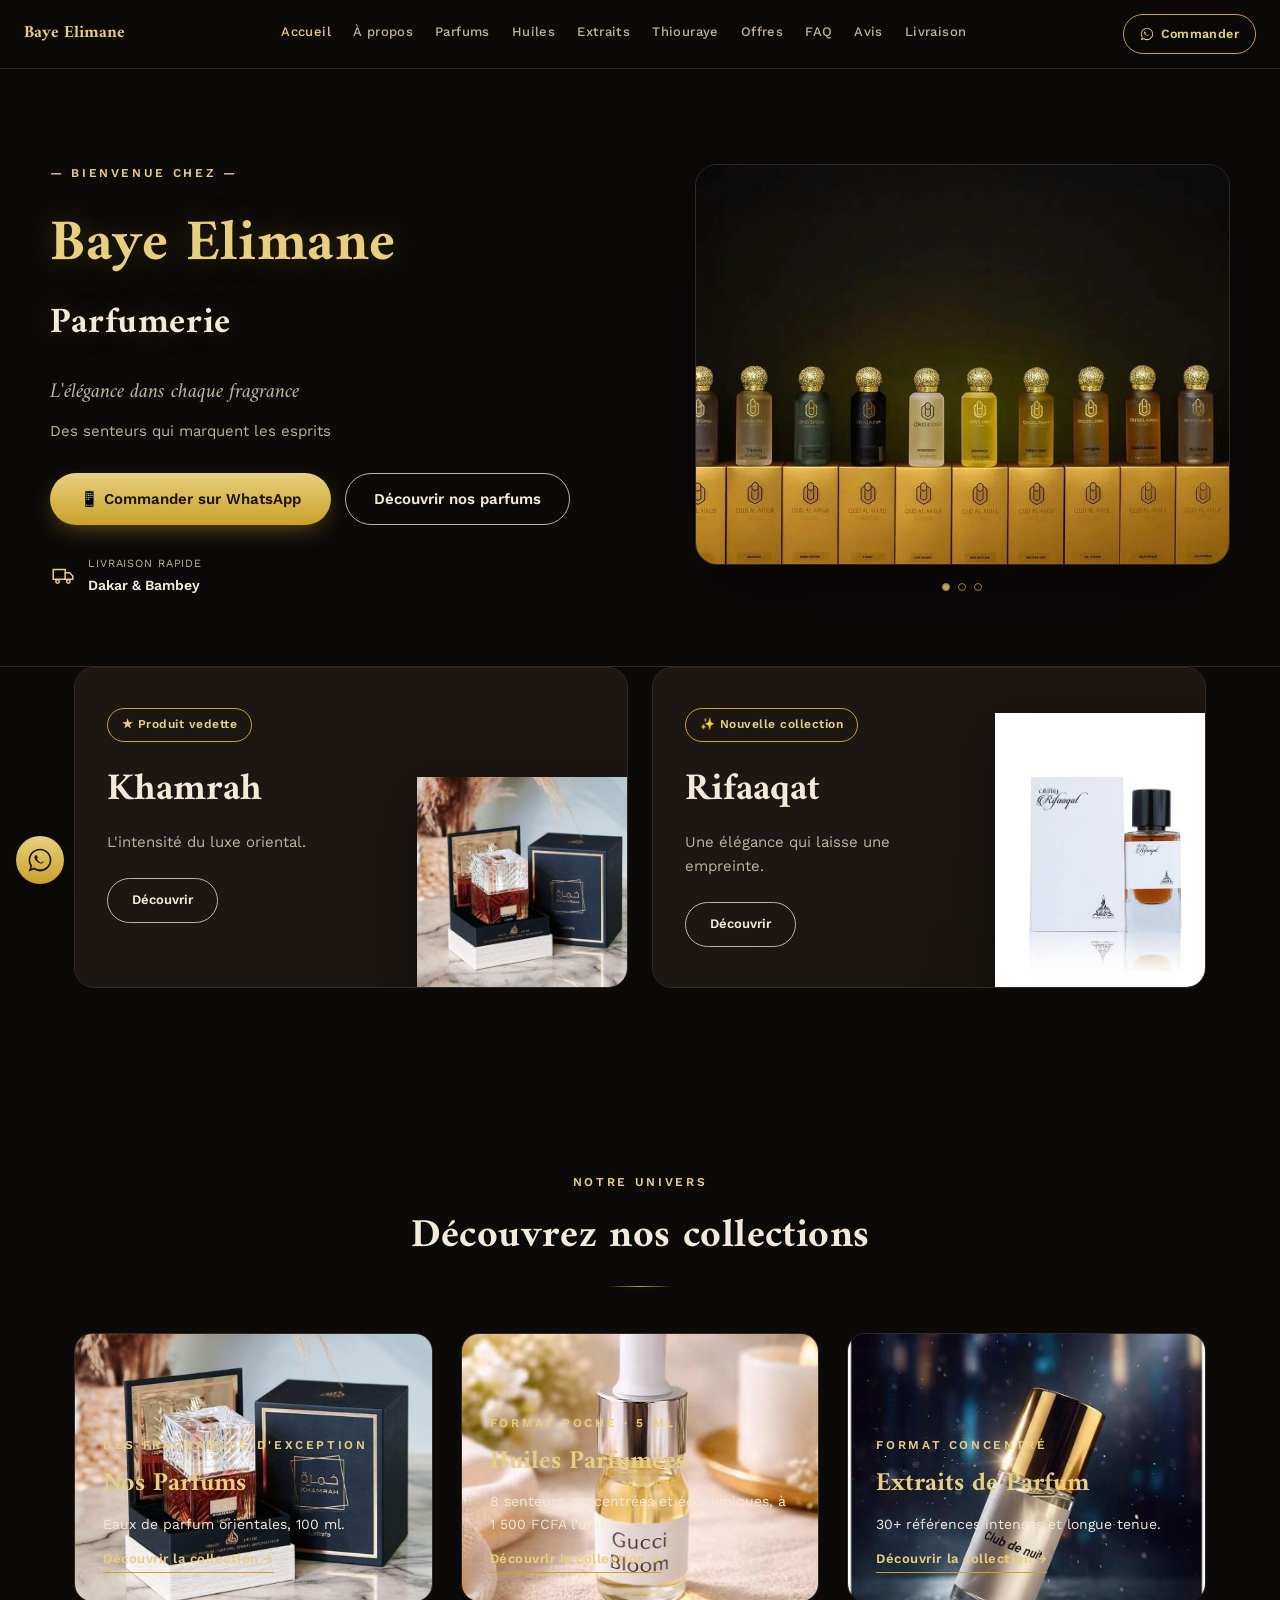
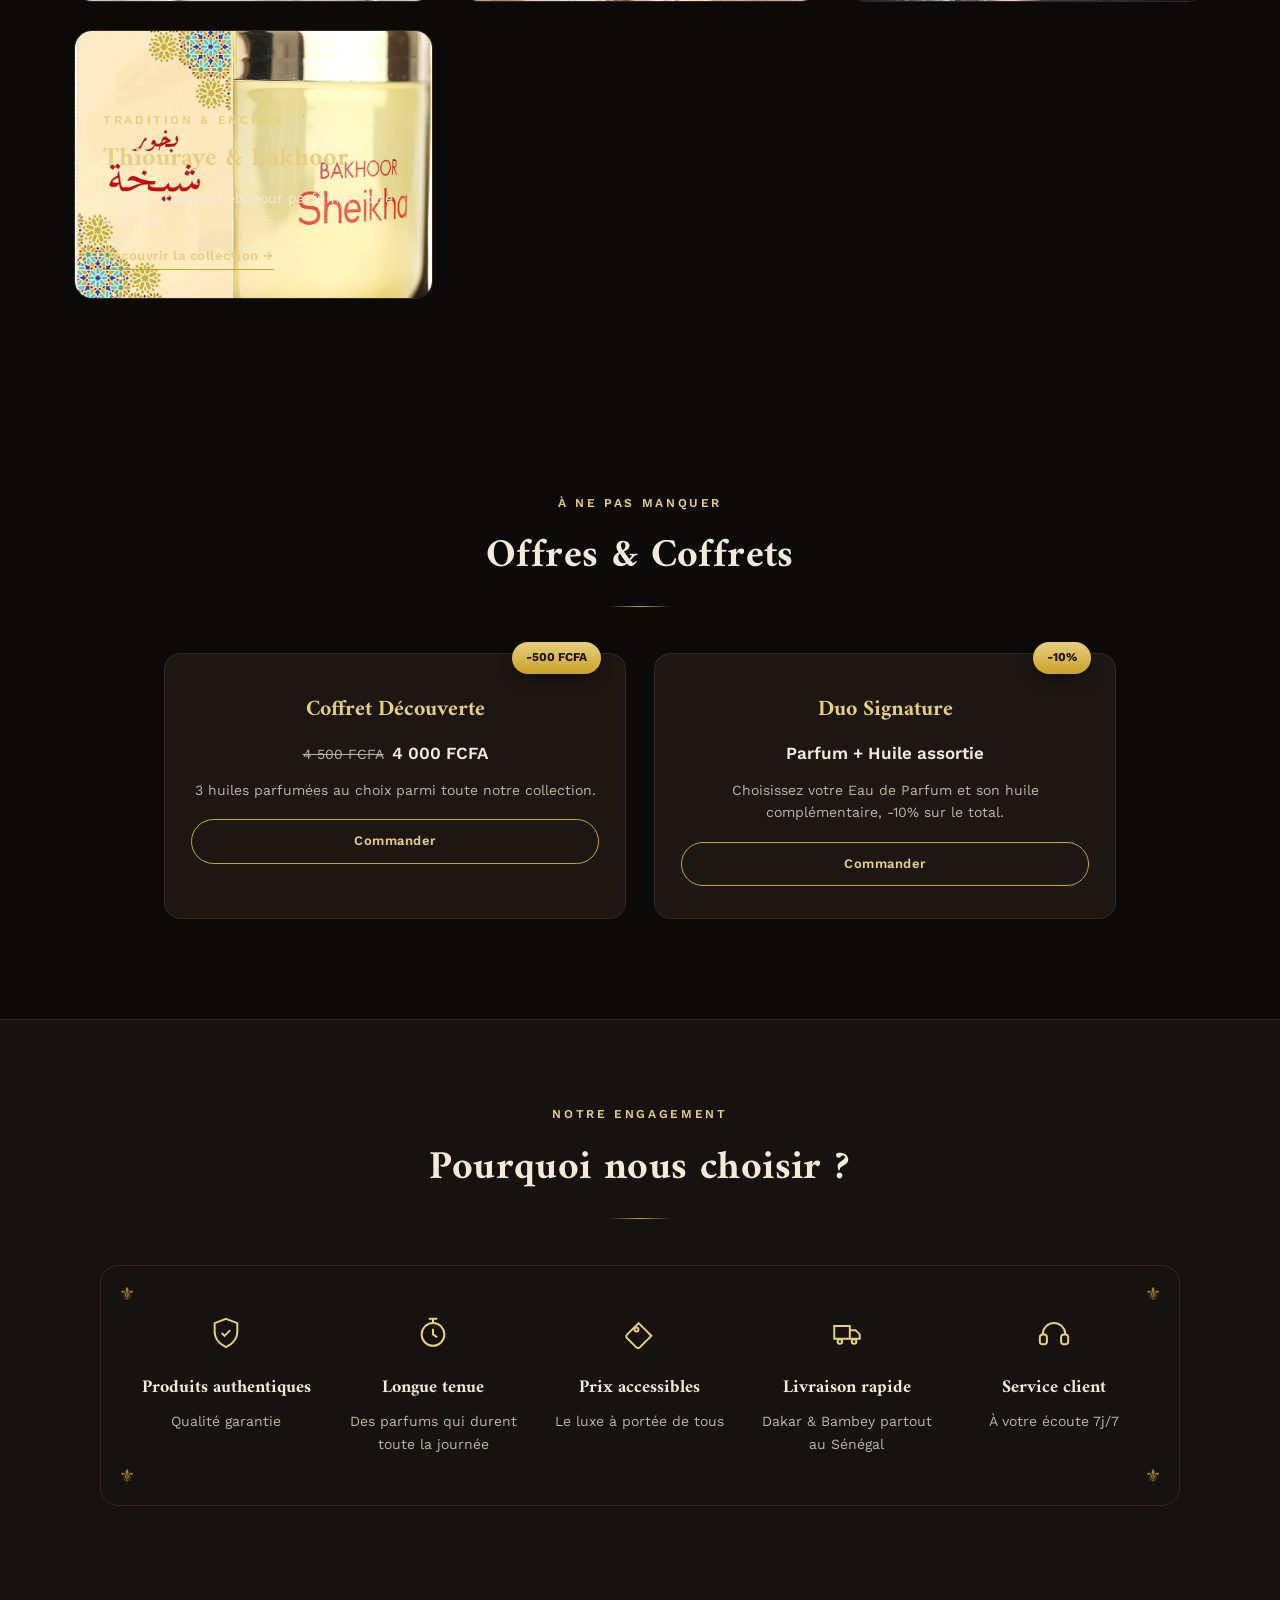
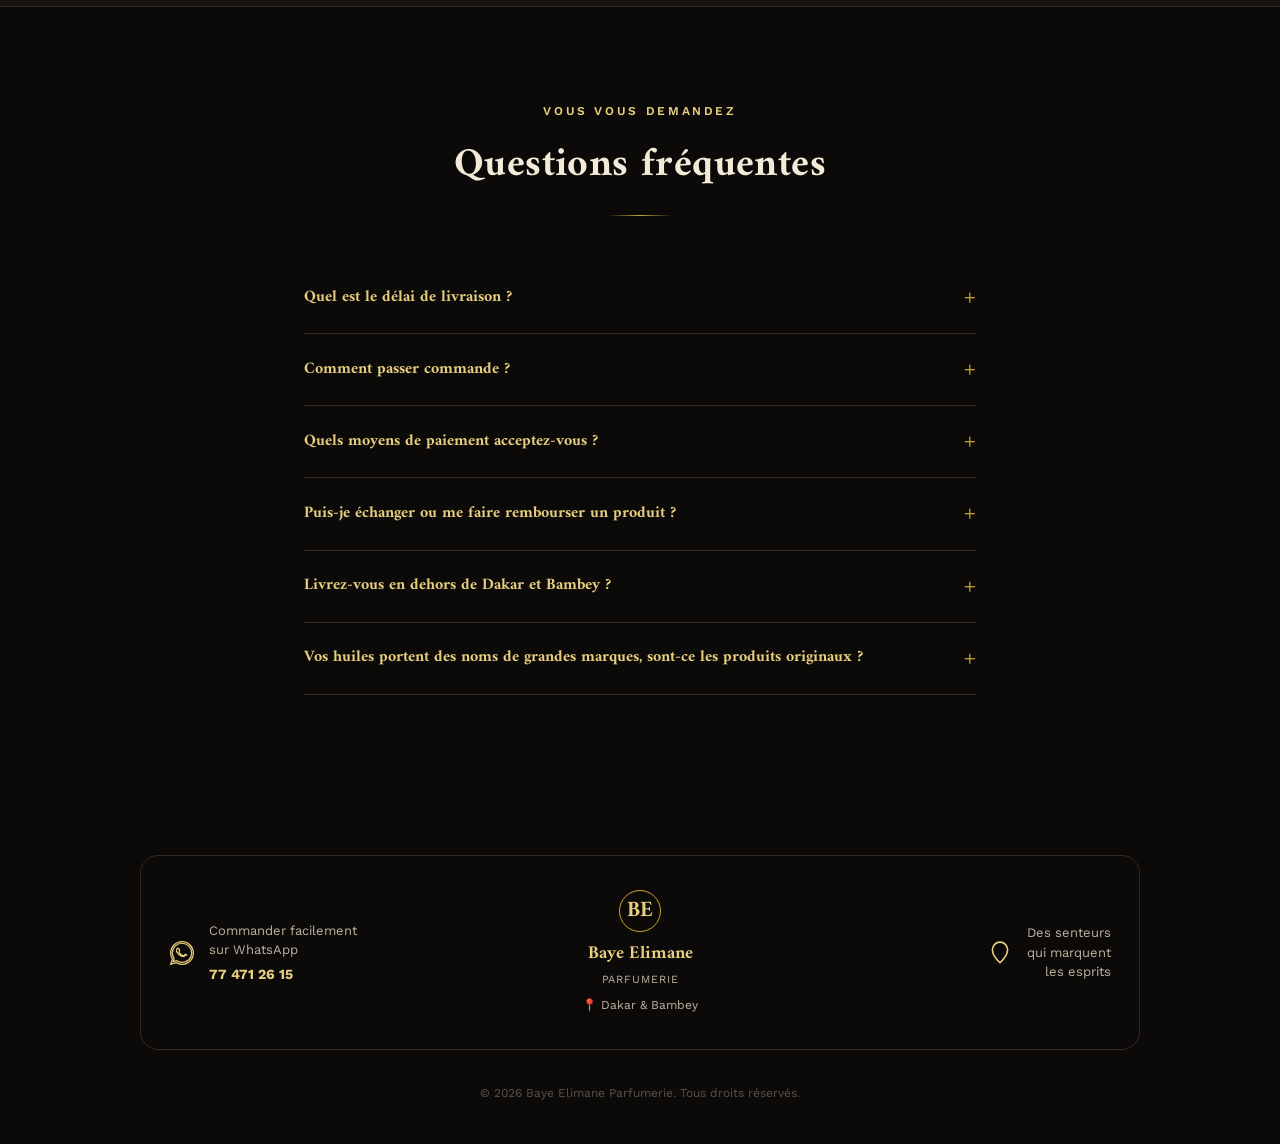
<file: index.html>
<!DOCTYPE html>
<html lang="fr">
<head>
<meta charset="UTF-8">
<meta name="viewport" content="width=device-width, initial-scale=1.0">
<title>Baye Elimane Parfumerie — L'élégance dans chaque fragrance</title>
<meta name="description" content="Parfums orientaux et oud de luxe à Dakar & Bambey. Commandez sur WhatsApp.">

<link rel="preconnect" href="https://fonts.googleapis.com">
<link rel="preconnect" href="https://fonts.gstatic.com" crossorigin>
<link href="https://fonts.googleapis.com/css2?family=Amiri:ital,wght@0,400;0,700;1,400&family=Work+Sans:wght@300;400;500;600;700&display=swap" rel="stylesheet">
<link rel="stylesheet" href="style.css">

<script type="application/ld+json">
{
  "@context": "https://schema.org",
  "@type": "LocalBusiness",
  "name": "Baye Elimane Parfumerie",
  "image": "https://bayeelimaneparfumerie.github.io/baye-elimane-parfumerie/images/khamrah.jpg",
  "description": "Maison de parfums orientaux et huiles parfumées à Dakar & Bambey, Sénégal.",
  "url": "https://bayeelimaneparfumerie.github.io/baye-elimane-parfumerie/index.html",
  "telephone": "+221774712615",
  "priceRange": "1 500 - 25 000 XOF",
  "address": [
    { "@type": "PostalAddress", "addressLocality": "Dakar", "addressCountry": "SN" },
    { "@type": "PostalAddress", "addressLocality": "Bambey", "addressCountry": "SN" }
  ]
}
</script>

<link rel="canonical" href="https://bayeelimaneparfumerie.github.io/baye-elimane-parfumerie/index.html">
<link rel="icon" type="image/svg+xml" href="favicon.svg">

<meta property="og:type" content="website">
<meta property="og:title" content="Baye Elimane Parfumerie — L'élégance dans chaque fragrance">
<meta property="og:description" content="Parfums orientaux et oud de luxe à Dakar & Bambey. Commandez sur WhatsApp.">
<meta property="og:image" content="https://bayeelimaneparfumerie.github.io/baye-elimane-parfumerie/images/khamrah.jpg">
<meta property="og:url" content="https://bayeelimaneparfumerie.github.io/baye-elimane-parfumerie/index.html">
<meta property="og:locale" content="fr_SN">
<meta property="og:site_name" content="Baye Elimane Parfumerie">

<meta name="twitter:card" content="summary_large_image">
<meta name="twitter:title" content="Baye Elimane Parfumerie — L'élégance dans chaque fragrance">
<meta name="twitter:description" content="Parfums orientaux et oud de luxe à Dakar & Bambey. Commandez sur WhatsApp.">
<meta name="twitter:image" content="https://bayeelimaneparfumerie.github.io/baye-elimane-parfumerie/images/khamrah.jpg">


</head>

<body>

<nav class="navbar">
  <a class="nav-logo" href="index.html">Baye Elimane</a>
  <div class="nav-links">
    <a class="nav-link is-active" href="index.html">Accueil</a>
    <a class="nav-link" href="apropos.html">À propos</a>
    <a class="nav-link" href="parfums.html">Parfums</a>
    <a class="nav-link" href="huiles.html">Huiles</a>
    <a class="nav-link" href="extraits.html">Extraits</a>
    <a class="nav-link" href="thiouraye.html">Thiouraye</a>
    <a class="nav-link" href="index.html#offres">Offres</a>
    <a class="nav-link" href="index.html#faq">FAQ</a>
    <a class="nav-link" href="index.html#avis">Avis</a>
    <a class="nav-link" href="index.html#livraison">Livraison</a>
  </div>
  <a class="nav-cta" href="https://wa.me/221774712615">
    <svg viewBox="0 0 32 32"><path d="M16 2C8.3 2 2 8.3 2 16c0 2.8.8 5.4 2.2 7.6L2 30l6.6-2.2C10.7 29.2 13.3 30 16 30c7.7 0 14-6.3 14-14S23.7 2 16 2zm0 25.5c-2.4 0-4.6-.7-6.5-1.9l-.5-.3-3.9 1.3 1.3-3.8-.3-.5C4.7 20.4 4 18.3 4 16 4 9.4 9.4 4 16 4s12 5.4 12 12-5.4 11.5-12 11.5zm6.6-8.6c-.4-.2-2.1-1-2.4-1.2-.3-.1-.6-.2-.8.2-.2.3-.9 1.2-1.2 1.4-.2.2-.4.3-.8.1-.4-.2-1.6-.6-3-1.9-1.1-1-1.9-2.2-2.1-2.6-.2-.4 0-.6.2-.8l.5-.6c.2-.2.2-.4.1-.6-.1-.2-.7-1.7-1-2.3-.2-.5-.5-.4-.7-.4h-.6c-.2 0-.5.1-.7.4-.2.3-.9 1-.9 2.3 0 1.3 1 2.6 1.1 2.8.1.2 1.8 2.8 4.5 3.9 2.7 1.1 2.7.7 3.2.7.5 0 1.6-.6 1.8-1.2.2-.6.2-1.1.1-1.2-.1-.1-.3-.2-.5-.3z"/></svg>
    Commander
  </a>
  <button class="hamburger" id="hamburger" aria-label="Menu">
    <span></span><span></span><span></span>
  </button>
</nav>

<div class="mobile-menu" id="mobileMenu">
  <a href="index.html">Accueil</a>
  <a href="apropos.html">À propos</a>
  <a href="parfums.html">Parfums</a>
  <a href="huiles.html">Huiles</a>
  <a href="extraits.html">Extraits</a>
  <a href="thiouraye.html">Thiouraye</a>
  <a href="index.html#offres">Offres</a>
  <a href="index.html#faq">FAQ</a>
  <a href="index.html#avis">Avis</a>
  <a href="index.html#livraison">Livraison</a>
  <a href="https://wa.me/221774712615">📱 Commander sur WhatsApp</a>
</div>

<header class="hero">

  <div class="hero-grid">

    <div class="hero-content">
      <span class="eyebrow">— Bienvenue chez —</span>
      <h1 class="logo">Baye Elimane<span>Parfumerie</span></h1>
      <p class="slogan">L'élégance dans chaque fragrance</p>
      <p class="hero-sub">Des senteurs qui marquent les esprits</p>

      <div class="hero-buttons">
        <a class="btn-cta" href="https://wa.me/221774712615">📱 Commander sur WhatsApp</a>
        <a class="btn-outline" href="parfums.html">Découvrir nos parfums</a>
      </div>

      <div class="hero-delivery">
        <svg viewBox="0 0 24 24"><path d="M3 7h11v9H3V7zM14 10h4l3 3v3h-7v-6z"/><circle cx="7" cy="18" r="1.6"/><circle cx="17" cy="18" r="1.6"/></svg>
        <div>
          <span class="hero-delivery-label">Livraison rapide</span>
          <span class="hero-delivery-sub">Dakar & Bambey</span>
        </div>
      </div>
    </div>

    <div class="hero-visual">
      <div class="hero-slider" id="heroSlider">
        <img loading="lazy" src="images/oud-al-malik.jpeg" alt="Oud Al Malik" class="hero-slide is-active">
        <img loading="lazy" src="images/khamrah.jpg" alt="Khamrah" class="hero-slide">
        <img loading="lazy" src="images/badee-al-oud.jpg" alt="Badee Al Oud" class="hero-slide">
      </div>
      <div class="hero-dots" id="heroDots">
        <button class="hero-dot is-active" data-i="0" aria-label="Image 1"></button>
        <button class="hero-dot" data-i="1" aria-label="Image 2"></button>
        <button class="hero-dot" data-i="2" aria-label="Image 3"></button>
      </div>
    </div>

  </div>

  <span class="dust" style="width:4px;height:4px;left:20%;bottom:10%;animation-delay:0s;"></span>
  <span class="dust" style="width:3px;height:3px;left:35%;bottom:5%;animation-delay:1.5s;"></span>
  <span class="dust" style="width:5px;height:5px;left:55%;bottom:15%;animation-delay:3s;"></span>
  <span class="dust" style="width:3px;height:3px;left:70%;bottom:8%;animation-delay:4.5s;"></span>
  <span class="dust" style="width:4px;height:4px;left:85%;bottom:12%;animation-delay:2s;"></span>

</header>

<section class="featured reveal">
  <div class="featured-grid">

    <div class="featured-card">
      <span class="featured-badge">★ Produit vedette</span>
      <h3>Khamrah</h3>
      <p class="featured-text">L'intensité du luxe oriental.</p>
      <a class="btn-outline" href="parfums.html">Découvrir</a>
      <img loading="lazy" class="featured-img" src="images/khamrah.jpg" alt="Khamrah">
    </div>

    <div class="featured-card alt">
      <span class="featured-badge">✨ Nouvelle collection</span>
      <h3>Rifaaqat</h3>
      <p class="featured-text">Une élégance qui laisse une empreinte.</p>
      <a class="btn-outline" href="parfums.html">Découvrir</a>
      <img loading="lazy" class="featured-img" src="images/rifaaqat.jpg" alt="Rifaaqat">
    </div>

  </div>
</section>

<section class="categories reveal">

  <div class="section-head">
    <span class="eyebrow">Notre univers</span>
    <h2 class="section-title">Découvrez nos collections</h2>
    <div class="divider"></div>
  </div>

  <div class="tiles">

    <a class="tile" href="parfums.html">
      <img class="tile-bg" src="images/khamrah.jpg" alt="">
      <div class="tile-overlay">
        <span class="eyebrow">Des fragrances d'exception</span>
        <h3>Nos Parfums</h3>
        <p>Eaux de parfum orientales, 100 ml.</p>
        <span class="tile-link">Découvrir la collection →</span>
      </div>
    </a>

    <a class="tile" href="huiles.html">
      <img class="tile-bg" src="images/gucci-bloom.jpeg" alt="">
      <div class="tile-overlay">
        <span class="eyebrow">Format poche · 5 ml</span>
        <h3>Huiles Parfumées</h3>
        <p>8 senteurs concentrées et économiques, à 1 500 FCFA l'unité.</p>
        <span class="tile-link">Découvrir la collection →</span>
      </div>
    </a>

    <a class="tile" href="extraits.html">
      <img class="tile-bg" src="images/extrait1.jpeg" alt="">
      <div class="tile-overlay">
        <span class="eyebrow">Format concentré</span>
        <h3>Extraits de Parfum</h3>
        <p>30+ références intenses et longue tenue.</p>
        <span class="tile-link">Découvrir la collection →</span>
      </div>
    </a>

    <a class="tile" href="thiouraye.html">
      <img class="tile-bg" src="images/bakhoor-sheikha.jpg" alt="">
      <div class="tile-overlay">
        <span class="eyebrow">Tradition & encens</span>
        <h3>Thiouraye & Bakhoor</h3>
        <p>Encens traditionnels pour parfumer votre intérieur.</p>
        <span class="tile-link">Découvrir la collection →</span>
      </div>
    </a>

  </div>

</section>

<section class="offers reveal" id="offres">

  <div class="section-head">
    <span class="eyebrow">À ne pas manquer</span>
    <h2 class="section-title">Offres & Coffrets</h2>
    <div class="divider"></div>
  </div>

  <div class="offers-grid">

    <div class="offer-card">
      <div class="offer-badge">-500 FCFA</div>
      <h3>Coffret Découverte</h3>
      <div class="offer-price"><span class="old-price">4 500 FCFA</span>4 000 FCFA</div>
      <p>3 huiles parfumées au choix parmi toute notre collection.</p>
      <a class="order" href="https://wa.me/221774712615">Commander</a>
    </div>

    <div class="offer-card">
      <div class="offer-badge">-10%</div>
      <h3>Duo Signature</h3>
      <div class="offer-price">Parfum + Huile assortie</div>
      <p>Choisissez votre Eau de Parfum et son huile complémentaire, -10% sur le total.</p>
      <a class="order" href="https://wa.me/221774712615">Commander</a>
    </div>

  </div>

</section>

<section class="why reveal">

  <div class="section-head">
    <span class="eyebrow">Notre engagement</span>
    <h2 class="section-title">Pourquoi nous choisir ?</h2>
    <div class="divider"></div>
  </div>

  <div class="why-box">
    <span class="why-corner tl">⚜</span>
    <span class="why-corner tr">⚜</span>
    <span class="why-corner bl">⚜</span>
    <span class="why-corner br">⚜</span>

    <div class="features features-5">

      <div class="feature">
        <svg viewBox="0 0 24 24"><path d="M12 2l8 3v6c0 5-3.5 9-8 11-4.5-2-8-6-8-11V5l8-3z"/><path d="M9 12l2 2 4-4"/></svg>
        <h4>Produits authentiques</h4>
        <p>Qualité garantie</p>
      </div>

      <div class="feature">
        <svg viewBox="0 0 24 24"><circle cx="12" cy="13" r="8"/><path d="M12 9v4l3 2"/><path d="M9 2h6M12 2v3"/></svg>
        <h4>Longue tenue</h4>
        <p>Des parfums qui durent toute la journée</p>
      </div>

      <div class="feature">
        <svg viewBox="0 0 24 24"><path d="M3 13l8-8 9 9-8 8a2 2 0 0 1-2.8 0l-6.2-6.2A2 2 0 0 1 3 13z"/><circle cx="9.5" cy="9.5" r="1.4"/></svg>
        <h4>Prix accessibles</h4>
        <p>Le luxe à portée de tous</p>
      </div>

      <div class="feature">
        <svg viewBox="0 0 24 24"><path d="M3 7h11v9H3V7zM14 10h4l3 3v3h-7v-6z"/><circle cx="7" cy="18" r="1.6"/><circle cx="17" cy="18" r="1.6"/></svg>
        <h4>Livraison rapide</h4>
        <p>Dakar & Bambey partout au Sénégal</p>
      </div>

      <div class="feature">
        <svg viewBox="0 0 24 24"><path d="M4 13a8 8 0 0 1 16 0"/><rect x="2" y="13" width="5" height="7" rx="2"/><rect x="17" y="13" width="5" height="7" rx="2"/></svg>
        <h4>Service client</h4>
        <p>À votre écoute 7j/7</p>
      </div>

    </div>
  </div>

</section>



    


<section class="faq reveal" id="faq">

  <div class="section-head">
    <span class="eyebrow">Vous vous demandez</span>
    <h2 class="section-title">Questions fréquentes</h2>
    <div class="divider"></div>
  </div>

  <details class="faq-item">
    <summary>Quel est le délai de livraison ?</summary>
    <p>À Dakar, comptez 24 à 48h après confirmation de votre commande. À Bambey, sous quelques jours selon le transport disponible.</p>
  </details>

  <details class="faq-item">
    <summary>Comment passer commande ?</summary>
    <p>Choisissez votre parfum ou huile sur le site, cliquez sur "Commander", et finalisez directement avec nous sur WhatsApp.</p>
  </details>

  <details class="faq-item">
    <summary>Quels moyens de paiement acceptez-vous ?</summary>
    <p>Paiement à la livraison (cash), Wave ou Orange Money, selon votre préférence.</p>
  </details>

  <details class="faq-item">
    <summary>Puis-je échanger ou me faire rembourser un produit ?</summary>
    <p>Pour des raisons d'hygiène, les parfums et huiles ouverts ne peuvent pas être repris. En cas de produit défectueux ou d'erreur de notre part, contactez-nous sous 48h sur WhatsApp.</p>
  </details>

  <details class="faq-item">
    <summary>Livrez-vous en dehors de Dakar et Bambey ?</summary>
    <p>Pour le moment, nous livrons principalement à Dakar et Bambey. Pour une autre zone, contactez-nous sur WhatsApp — une solution peut parfois être trouvée.</p>
  </details>

  <details class="faq-item">
    <summary>Vos huiles portent des noms de grandes marques, sont-ce les produits originaux ?</summary>
    <p>Non. Nos huiles sont des interprétations inspirées de ces fragrances connues, proposées à un prix accessible. Elles ne proviennent pas de ces maisons et n'y sont pas affiliées.</p>
  </details>

</section>

<footer id="livraison">

  <div class="footer-band">

    <div class="footer-col">
      <svg class="footer-icon" viewBox="0 0 32 32"><path d="M16 2C8.3 2 2 8.3 2 16c0 2.8.8 5.4 2.2 7.6L2 30l6.6-2.2C10.7 29.2 13.3 30 16 30c7.7 0 14-6.3 14-14S23.7 2 16 2zm0 25.5c-2.4 0-4.6-.7-6.5-1.9l-.5-.3-3.9 1.3 1.3-3.8-.3-.5C4.7 20.4 4 18.3 4 16 4 9.4 9.4 4 16 4s12 5.4 12 12-5.4 11.5-12 11.5zm6.6-8.6c-.4-.2-2.1-1-2.4-1.2-.3-.1-.6-.2-.8.2-.2.3-.9 1.2-1.2 1.4-.2.2-.4.3-.8.1-.4-.2-1.6-.6-3-1.9-1.1-1-1.9-2.2-2.1-2.6-.2-.4 0-.6.2-.8l.5-.6c.2-.2.2-.4.1-.6-.1-.2-.7-1.7-1-2.3-.2-.5-.5-.4-.7-.4h-.6c-.2 0-.5.1-.7.4-.2.3-.9 1-.9 2.3 0 1.3 1 2.6 1.1 2.8.1.2 1.8 2.8 4.5 3.9 2.7 1.1 2.7.7 3.2.7.5 0 1.6-.6 1.8-1.2.2-.6.2-1.1.1-1.2-.1-.1-.3-.2-.5-.3z"/></svg>
      <div class="footer-col-text">
        <span>Commander facilement</span>
        <span>sur WhatsApp</span>
        <a class="footer-phone" href="https://wa.me/221774712615">77 471 26 15</a>
      </div>
    </div>

    <div class="footer-logo-block">
      <span class="footer-logo-be">BE</span>
      <span class="footer-logo">Baye Elimane</span>
      <span class="footer-logo-sub">Parfumerie</span>
      <span class="footer-logo-loc">📍 Dakar & Bambey</span>
    </div>

    <div class="footer-col">
      <svg class="footer-icon" viewBox="0 0 24 24"><path d="M12 21s7-6.5 7-12a7 7 0 0 0-14 0c0 5.5 7 12 7 12z"/></svg>
      <div class="footer-col-text">
        <span>Des senteurs</span>
        <span>qui marquent</span>
        <span>les esprits</span>
      </div>
    </div>

  </div>

  <p class="copyright">© 2026 Baye Elimane Parfumerie. Tous droits réservés.</p>

</footer>

<a class="float-wa" href="https://wa.me/221774712615" aria-label="Commander sur WhatsApp">
  <svg viewBox="0 0 32 32"><path d="M16 2C8.3 2 2 8.3 2 16c0 2.8.8 5.4 2.2 7.6L2 30l6.6-2.2C10.7 29.2 13.3 30 16 30c7.7 0 14-6.3 14-14S23.7 2 16 2zm0 25.5c-2.4 0-4.6-.7-6.5-1.9l-.5-.3-3.9 1.3 1.3-3.8-.3-.5C4.7 20.4 4 18.3 4 16 4 9.4 9.4 4 16 4s12 5.4 12 12-5.4 11.5-12 11.5zm6.6-8.6c-.4-.2-2.1-1-2.4-1.2-.3-.1-.6-.2-.8.2-.2.3-.9 1.2-1.2 1.4-.2.2-.4.3-.8.1-.4-.2-1.6-.6-3-1.9-1.1-1-1.9-2.2-2.1-2.6-.2-.4 0-.6.2-.8l.5-.6c.2-.2.2-.4.1-.6-.1-.2-.7-1.7-1-2.3-.2-.5-.5-.4-.7-.4h-.6c-.2 0-.5.1-.7.4-.2.3-.9 1-.9 2.3 0 1.3 1 2.6 1.1 2.8.1.2 1.8 2.8 4.5 3.9 2.7 1.1 2.7.7 3.2.7.5 0 1.6-.6 1.8-1.2.2-.6.2-1.1.1-1.2-.1-.1-.3-.2-.5-.3z"/></svg>
</a>

<script>
const btn = document.getElementById('hamburger');
const menu = document.getElementById('mobileMenu');
btn.addEventListener('click', () => {
  btn.classList.toggle('open');
  menu.classList.toggle('open');
});
menu.querySelectorAll('a').forEach(a => {
  a.addEventListener('click', () => {
    btn.classList.remove('open');
    menu.classList.remove('open');
  });
});

const revealObserver = new IntersectionObserver((entries) => {
  entries.forEach(entry => {
    if (entry.isIntersecting) {
      entry.target.classList.add('visible');
      revealObserver.unobserve(entry.target);
    }
  });
}, { threshold: 0.15 });
document.querySelectorAll('.reveal').forEach(el => revealObserver.observe(el));

// --- Hero slider ---
(function () {
  const slides = document.querySelectorAll('#heroSlider .hero-slide');
  const dots = document.querySelectorAll('#heroDots .hero-dot');
  if (!slides.length) return;
  let i = 0;
  let timer;

  function show(n) {
    slides.forEach(s => s.classList.remove('is-active'));
    dots.forEach(d => d.classList.remove('is-active'));
    slides[n].classList.add('is-active');
    dots[n].classList.add('is-active');
    i = n;
  }

  function next() {
    show((i + 1) % slides.length);
  }

  function restart() {
    clearInterval(timer);
    timer = setInterval(next, 2500);
  }

  dots.forEach(d => {
    d.addEventListener('click', () => {
      show(parseInt(d.dataset.i, 10));
      restart();
    });
  });

  restart();
})();
</script>
</body>
</html>
</file>
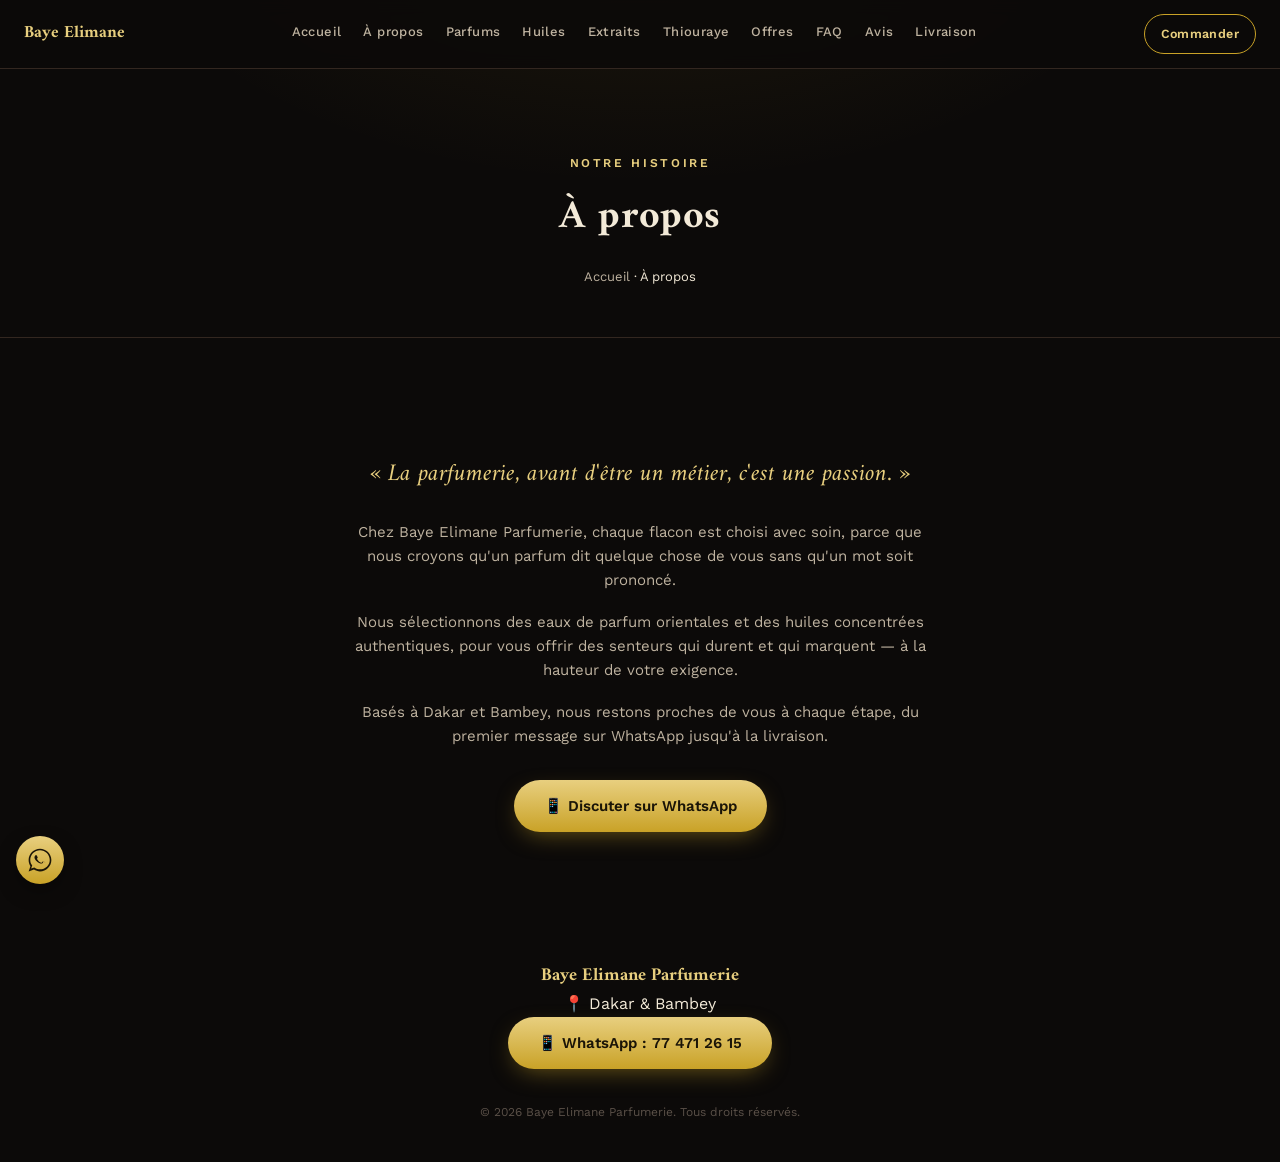
<file: apropos.html>
<!DOCTYPE html>
<html lang="fr">
<head>
<meta charset="UTF-8">
<meta name="viewport" content="width=device-width, initial-scale=1.0">
<title>À propos — Baye Elimane Parfumerie</title>
<meta name="description" content="Découvrez l'histoire et la passion derrière Baye Elimane Parfumerie, à Dakar & Bambey.">

<link rel="preconnect" href="https://fonts.googleapis.com">
<link rel="preconnect" href="https://fonts.gstatic.com" crossorigin>
<link href="https://fonts.googleapis.com/css2?family=Amiri:ital,wght@0,400;0,700;1,400&family=Work+Sans:wght@300;400;500;600;700&display=swap" rel="stylesheet">
<link rel="stylesheet" href="style.css">

<link rel="canonical" href="https://bayeelimaneparfumerie.github.io/baye-elimane-parfumerie/apropos.html">
<link rel="icon" type="image/svg+xml" href="favicon.svg">

<meta property="og:type" content="website">
<meta property="og:title" content="À propos — Baye Elimane Parfumerie">
<meta property="og:description" content="Découvrez l'histoire et la passion derrière Baye Elimane Parfumerie, à Dakar & Bambey.">
<meta property="og:image" content="https://bayeelimaneparfumerie.github.io/baye-elimane-parfumerie/images/khamrah.jpg">
<meta property="og:url" content="https://bayeelimaneparfumerie.github.io/baye-elimane-parfumerie/apropos.html">
<meta property="og:locale" content="fr_SN">
<meta property="og:site_name" content="Baye Elimane Parfumerie">

<meta name="twitter:card" content="summary_large_image">
<meta name="twitter:title" content="À propos — Baye Elimane Parfumerie">
<meta name="twitter:description" content="Découvrez l'histoire et la passion derrière Baye Elimane Parfumerie, à Dakar & Bambey.">
<meta name="twitter:image" content="https://bayeelimaneparfumerie.github.io/baye-elimane-parfumerie/images/khamrah.jpg">


</head>

<body>

<nav class="navbar">
  <a class="nav-logo" href="index.html">Baye Elimane</a>
  <div class="nav-links">
    <a class="nav-link" href="index.html">Accueil</a>
    <a class="nav-link" href="apropos.html">À propos</a>
    <a class="nav-link" href="parfums.html">Parfums</a>
    <a class="nav-link" href="huiles.html">Huiles</a>
    <a class="nav-link" href="extraits.html">Extraits</a>
    <a class="nav-link" href="thiouraye.html">Thiouraye</a>
    <a class="nav-link" href="index.html#offres">Offres</a>
    <a class="nav-link" href="index.html#faq">FAQ</a>
    <a class="nav-link" href="index.html#avis">Avis</a>
    <a class="nav-link" href="index.html#livraison">Livraison</a>
  </div>
  <a class="nav-cta" href="https://wa.me/221774712615">Commander</a>
  <button class="hamburger" id="hamburger" aria-label="Menu">
    <span></span><span></span><span></span>
  </button>
</nav>

<div class="mobile-menu" id="mobileMenu">
  <a href="index.html">Accueil</a>
  <a href="apropos.html">À propos</a>
  <a href="parfums.html">Parfums</a>
  <a href="huiles.html">Huiles</a>
  <a href="extraits.html">Extraits</a>
  <a href="thiouraye.html">Thiouraye</a>
  <a href="index.html#offres">Offres</a>
  <a href="index.html#faq">FAQ</a>
  <a href="index.html#avis">Avis</a>
  <a href="index.html#livraison">Livraison</a>
  <a href="https://wa.me/221774712615">📱 Commander sur WhatsApp</a>
</div>

<div class="page-banner">
  <span class="eyebrow">Notre histoire</span>
  <h1 class="section-title">À propos</h1>
  <div class="breadcrumb"><a href="index.html">Accueil</a> · À propos</div>
</div>

<section class="story">

  <blockquote>« La parfumerie, avant d'être un métier, c'est une passion. »</blockquote>

  <p>Chez Baye Elimane Parfumerie, chaque flacon est choisi avec soin, parce que nous croyons qu'un parfum dit quelque chose de vous sans qu'un mot soit prononcé.</p>

  <p>Nous sélectionnons des eaux de parfum orientales et des huiles concentrées authentiques, pour vous offrir des senteurs qui durent et qui marquent — à la hauteur de votre exigence.</p>

  <p>Basés à Dakar et Bambey, nous restons proches de vous à chaque étape, du premier message sur WhatsApp jusqu'à la livraison.</p>

  <a class="btn-cta story-cta" href="https://wa.me/221774712615">📱 Discuter sur WhatsApp</a>

</section>

<footer>
  <div class="footer-logo">Baye Elimane Parfumerie</div>
  <p>📍 Dakar & Bambey</p>
  <a class="btn-cta" href="https://wa.me/221774712615">📱 WhatsApp : 77 471 26 15</a>
  <p class="copyright">© 2026 Baye Elimane Parfumerie. Tous droits réservés.</p>
</footer>

<a class="float-wa" href="https://wa.me/221774712615" aria-label="Commander sur WhatsApp">
  <svg viewBox="0 0 32 32"><path d="M16 2C8.3 2 2 8.3 2 16c0 2.8.8 5.4 2.2 7.6L2 30l6.6-2.2C10.7 29.2 13.3 30 16 30c7.7 0 14-6.3 14-14S23.7 2 16 2zm0 25.5c-2.4 0-4.6-.7-6.5-1.9l-.5-.3-3.9 1.3 1.3-3.8-.3-.5C4.7 20.4 4 18.3 4 16 4 9.4 9.4 4 16 4s12 5.4 12 12-5.4 11.5-12 11.5zm6.6-8.6c-.4-.2-2.1-1-2.4-1.2-.3-.1-.6-.2-.8.2-.2.3-.9 1.2-1.2 1.4-.2.2-.4.3-.8.1-.4-.2-1.6-.6-3-1.9-1.1-1-1.9-2.2-2.1-2.6-.2-.4 0-.6.2-.8l.5-.6c.2-.2.2-.4.1-.6-.1-.2-.7-1.7-1-2.3-.2-.5-.5-.4-.7-.4h-.6c-.2 0-.5.1-.7.4-.2.3-.9 1-.9 2.3 0 1.3 1 2.6 1.1 2.8.1.2 1.8 2.8 4.5 3.9 2.7 1.1 2.7.7 3.2.7.5 0 1.6-.6 1.8-1.2.2-.6.2-1.1.1-1.2-.1-.1-.3-.2-.5-.3z"/></svg>
</a>

<script>
const btn = document.getElementById('hamburger');
const menu = document.getElementById('mobileMenu');
btn.addEventListener('click', () => {
  btn.classList.toggle('open');
  menu.classList.toggle('open');
});
menu.querySelectorAll('a').forEach(a => {
  a.addEventListener('click', () => {
    btn.classList.remove('open');
    menu.classList.remove('open');
  });
});
</script>
</body>
</html>
</file>
<file: style.css>
:root{
    --ink:#0c0a09;
    --ink-soft:#161210;
    --card:#1d1713;
    --card-border:#332720;
    --gold:#c9a227;
    --gold-light:#e8cf7f;
    --amber:#a8601a;
    --cream:#f3ead8;
    --cream-dim:#bfb3a0;

    --display: 'Amiri', serif;
    --body: 'Work Sans', sans-serif;
  }

  *{
    margin:0;
    padding:0;
    box-sizing:border-box;
  }

  html{
    scroll-behavior:smooth;
  }

  #parfums, #huiles, #avis, #livraison, #offres, #faq{
    scroll-margin-top:72px;
  }

  body{
    font-family:var(--body);
    background:
      radial-gradient(ellipse 900px 500px at 50% -10%, rgba(201,162,39,0.10), transparent 60%),
      var(--ink);
    color:var(--cream);
    line-height:1.6;
    overflow-x:hidden;
  }

  a{
    color:inherit;
  }

  img{
    display:block;
    max-width:100%;
  }

  :focus-visible{
    outline:2px solid var(--gold-light);
    outline-offset:3px;
  }

  /* ---------- favoris ---------- */

  .fav-btn{
    position:absolute;
    top:10px;
    right:10px;
    z-index:2;
    width:32px;
    height:32px;
    border-radius:50%;
    border:none;
    background:rgba(12,10,9,0.55);
    backdrop-filter:blur(2px);
    color:#fff;
    font-size:17px;
    line-height:32px;
    text-align:center;
    cursor:pointer;
    transition:color .2s ease, transform .2s ease;
  }

  .fav-btn:hover{
    transform:scale(1.1);
  }

  .fav-btn.active{
    color:var(--gold-light);
  }

  .card{
    cursor:pointer;
  }

  /* ---------- fiche produit (modal) ---------- */

  .modal-overlay{
    display:none;
    position:fixed;
    inset:0;
    z-index:200;
    background:rgba(8,6,5,0.8);
    align-items:center;
    justify-content:center;
    padding:24px;
  }

  .modal-overlay.open{
    display:flex;
  }

  .modal-box{
    position:relative;
    background:var(--card);
    border:1px solid var(--card-border);
    border-radius:20px;
    max-width:420px;
    width:100%;
    max-height:88vh;
    overflow-y:auto;
    padding:26px;
    text-align:center;
  }

  .modal-box img{
    width:100%;
    aspect-ratio:4/5;
    object-fit:cover;
    border-radius:14px;
  }

  .modal-box h3{
    font-family:var(--display);
    font-weight:700;
    font-size:23px;
    color:var(--gold-light);
    margin-top:20px;
  }

  .modal-box .price{
    margin-top:8px;
    font-size:19px;
    font-weight:700;
    color:var(--gold-light);
  }

  .modal-box .badges{
    margin-top:10px;
  }

  .modal-box .desc{
    font-family:var(--display);
    font-style:italic;
    font-size:15px;
    color:var(--cream);
    margin-top:14px;
  }

  .modal-box .btn-cta{
    margin-top:22px;
  }

  .modal-close{
    position:absolute;
    top:14px;
    right:14px;
    background:rgba(0,0,0,0.3);
    border:none;
    color:var(--cream);
    width:30px;
    height:30px;
    border-radius:50%;
    font-size:16px;
    cursor:pointer;
    z-index:1;
  }

  /* ---------- scroll reveal ---------- */

  .reveal{
    opacity:0;
    transform:translateY(26px);
    transition:opacity .8s ease, transform .8s ease;
  }

  .reveal.visible{
    opacity:1;
    transform:none;
  }

  @media (prefers-reduced-motion: reduce){
    .reveal{
      opacity:1;
      transform:none;
      transition:none;
    }
  }

  /* ---------- stats band ---------- */

  .stats-band{
    display:grid;
    grid-template-columns:repeat(auto-fit,minmax(140px,1fr));
    max-width:900px;
    margin:0 auto;
    padding:40px 24px;
    text-align:center;
    border-bottom:1px solid var(--card-border);
  }

  .stat-num{
    font-family:var(--display);
    font-weight:700;
    font-size:clamp(26px,3.4vw,34px);
    color:var(--gold-light);
  }

  .stat-label{
    margin-top:6px;
    font-size:12px;
    letter-spacing:0.06em;
    text-transform:uppercase;
    color:var(--cream-dim);
  }

  /* ---------- gold dust particles ---------- */

  .dust{
    position:absolute;
    border-radius:50%;
    background:var(--gold-light);
    opacity:0;
    animation:dust-float 8s ease-in infinite;
  }

  @keyframes dust-float{
    0%{ opacity:0; transform:translateY(0) scale(0.8); }
    15%{ opacity:0.8; }
    80%{ opacity:0.4; }
    100%{ opacity:0; transform:translateY(-220px) scale(1.1); }
  }

  .scroll-cue{
    position:relative;
    z-index:1;
    margin-top:46px;
    display:flex;
    flex-direction:column;
    align-items:center;
    gap:6px;
    color:var(--cream-dim);
    font-size:11px;
    letter-spacing:0.1em;
    text-transform:uppercase;
    animation:bob 2.4s ease-in-out infinite;
  }

  @keyframes bob{
    0%,100%{ transform:translateY(0); }
    50%{ transform:translateY(6px); }
  }

  @media (prefers-reduced-motion: reduce){
    .dust{ animation:none; opacity:0; }
    .scroll-cue{ animation:none; }
  }

  /* ---------- closing CTA banner ---------- */

  .closing-cta{
    text-align:center;
    padding:90px 24px;
    background:radial-gradient(ellipse 700px 300px at 50% 0%, rgba(201,162,39,0.12), transparent 70%), var(--ink-soft);
    border-top:1px solid var(--card-border);
  }

  .closing-cta h2{
    font-family:var(--display);
    font-weight:700;
    font-size:clamp(24px,3.6vw,32px);
    color:var(--cream);
  }

  .closing-cta p{
    margin-top:12px;
    color:var(--cream-dim);
    font-size:15px;
  }

  .closing-cta .btn-cta{
    margin-top:26px;
  }

  /* ---------- navbar ---------- */

  nav.navbar{
    position:sticky;
    top:0;
    z-index:50;
    display:flex;
    align-items:center;
    justify-content:space-between;
    gap:16px;
    padding:14px 24px;
    background:rgba(12,10,9,0.88);
    backdrop-filter:blur(8px);
    border-bottom:1px solid var(--card-border);
  }

  .nav-logo{
    font-family:var(--display);
    font-weight:700;
    font-size:17px;
    color:var(--gold-light);
    text-decoration:none;
    white-space:nowrap;
    flex-shrink:0;
  }

  .nav-links{
    display:flex;
    align-items:center;
    gap:22px;
    overflow-x:auto;
    scrollbar-width:none;
  }

  .nav-links::-webkit-scrollbar{
    display:none;
  }

  .nav-link{
    font-size:13px;
    font-weight:500;
    letter-spacing:0.03em;
    color:var(--cream-dim);
    text-decoration:none;
    white-space:nowrap;
    transition:color .2s ease;
    position:relative;
    padding-bottom:4px;
  }

  .nav-link:hover{
    color:var(--gold-light);
  }

  .nav-link.is-active{
    color:var(--gold-light);
  }

  .nav-link.is-active::after{
    content:"";
    position:absolute;
    left:0;
    right:0;
    bottom:-2px;
    height:2px;
    background:var(--gold-light);
    border-radius:2px;
  }

  .nav-cta{
    display:inline-flex;
    align-items:center;
    gap:7px;
    background:transparent;
    border:1px solid var(--gold);
    color:var(--gold-light);
    text-decoration:none;
    font-weight:600;
    font-size:12.5px;
    letter-spacing:0.03em;
    padding:9px 16px;
    border-radius:999px;
    white-space:nowrap;
    flex-shrink:0;
    transition:background .25s ease, color .25s ease;
  }

  .nav-cta svg{
    width:14px;
    height:14px;
    fill:currentColor;
  }

  .nav-cta:hover{
    background:var(--gold);
    color:#1a1407;
  }

  /* ---------- hamburger mobile ---------- */

  .hamburger{
    display:none;
    flex-direction:column;
    justify-content:center;
    gap:5px;
    width:36px;
    height:36px;
    cursor:pointer;
    background:none;
    border:none;
    padding:4px;
    flex-shrink:0;
  }

  .hamburger span{
    display:block;
    height:2px;
    background:var(--gold-light);
    border-radius:2px;
    transition:transform .3s ease, opacity .3s ease;
  }

  .hamburger.open span:nth-child(1){ transform:translateY(7px) rotate(45deg); }
  .hamburger.open span:nth-child(2){ opacity:0; }
  .hamburger.open span:nth-child(3){ transform:translateY(-7px) rotate(-45deg); }

  .mobile-menu{
    display:none;
    position:fixed;
    top:57px;
    left:0;
    right:0;
    z-index:49;
    background:rgba(12,10,9,0.98);
    border-bottom:1px solid var(--card-border);
    flex-direction:column;
    padding:14px 24px 20px;
    gap:6px;
  }

  .mobile-menu.open{
    display:flex;
  }

  .mobile-menu a{
    font-size:16px;
    font-weight:500;
    color:var(--cream-dim);
    text-decoration:none;
    padding:10px 0;
    border-bottom:1px solid var(--card-border);
  }

  .mobile-menu a:last-child{
    border-bottom:none;
    margin-top:6px;
    color:var(--gold-light);
    font-weight:600;
  }

  @media (max-width:639px){
    .float-wa{
      display:none !important;
    }
    .nav-links, .nav-cta{
      display:none;
    }
    .hamburger{
      display:flex;
    }
  }

  /* ---------- shared bits ---------- */

  .eyebrow{
    display:inline-block;
    font-family:var(--body);
    font-size:12px;
    font-weight:600;
    letter-spacing:0.22em;
    text-transform:uppercase;
    color:var(--gold-light);
  }

  .section-head{
    text-align:center;
    margin-bottom:46px;
  }

  .section-title{
    font-family:var(--display);
    font-weight:700;
    font-size:clamp(28px,4vw,40px);
    color:var(--cream);
    margin-top:10px;
    letter-spacing:0.01em;
  }

  .divider{
    width:64px;
    height:1px;
    background:linear-gradient(to right, transparent, var(--gold), transparent);
    margin:18px auto 0;
  }

  .btn-cta{
    display:inline-flex;
    align-items:center;
    gap:8px;
    background:linear-gradient(180deg, var(--gold-light), var(--gold));
    color:#1a1407;
    text-decoration:none;
    font-weight:600;
    font-size:15px;
    padding:14px 30px;
    border-radius:999px;
    box-shadow:0 8px 24px -8px rgba(201,162,39,0.55);
    transition:transform .25s ease, box-shadow .25s ease;
  }

  .btn-cta:hover{
    transform:translateY(-2px);
    box-shadow:0 12px 28px -6px rgba(201,162,39,0.7);
  }

  .btn-outline{
    display:inline-flex;
    align-items:center;
    gap:8px;
    background:transparent;
    border:1px solid var(--cream-dim);
    color:var(--cream);
    text-decoration:none;
    font-weight:600;
    font-size:15px;
    padding:13px 28px;
    border-radius:999px;
    transition:border-color .25s ease, color .25s ease, transform .25s ease;
  }

  .btn-outline:hover{
    border-color:var(--gold-light);
    color:var(--gold-light);
    transform:translateY(-2px);
  }

  /* ---------- hero ---------- */

  .hero{
    position:relative;
    padding:90px 24px 70px;
    overflow:hidden;
    border-bottom:1px solid var(--card-border);
  }

  .hero-grid{
    position:relative;
    z-index:1;
    max-width:1180px;
    margin:0 auto;
    display:grid;
    grid-template-columns:1.1fr 1fr;
    gap:56px;
    align-items:center;
  }

  @media (max-width:899px){
    .hero-grid{
      grid-template-columns:1fr;
      text-align:center;
      gap:42px;
    }
    .hero-delivery{
      justify-content:center;
    }
    .hero-buttons{
      justify-content:center;
    }
  }

  .hero-buttons{
    display:flex;
    flex-wrap:wrap;
    gap:14px;
    margin-top:30px;
  }

  .hero-delivery{
    display:flex;
    align-items:center;
    gap:12px;
    margin-top:30px;
    color:var(--cream-dim);
  }

  .hero-delivery svg{
    width:26px;
    height:26px;
    stroke:var(--gold-light);
    fill:none;
    stroke-width:1.4;
    flex-shrink:0;
  }

  .hero-delivery-label{
    display:block;
    font-size:11px;
    letter-spacing:0.08em;
    text-transform:uppercase;
    color:var(--cream-dim);
  }

  .hero-delivery-sub{
    display:block;
    font-size:14px;
    font-weight:600;
    color:var(--cream);
    margin-top:2px;
  }

  .hero-visual{
    position:relative;
  }

  .hero-slider{
    position:relative;
    aspect-ratio:4/3;
    border-radius:22px;
    overflow:hidden;
    border:1px solid var(--card-border);
    box-shadow:0 30px 60px -24px rgba(0,0,0,0.65);
  }

  .hero-slide{
    position:absolute;
    inset:0;
    width:100%;
    height:100%;
    object-fit:cover;
    opacity:0;
    transition:opacity .4s ease;
  }

  .hero-slide.is-active{
    opacity:1;
  }

  .hero-dots{
    display:flex;
    justify-content:center;
    gap:8px;
    margin-top:18px;
  }

  .hero-dot{
    width:8px;
    height:8px;
    border-radius:50%;
    border:1px solid var(--gold);
    background:transparent;
    cursor:pointer;
    padding:0;
    transition:background .25s ease;
  }

  .hero-dot.is-active{
    background:var(--gold-light);
  }

  /* ---------- marquee défilant ---------- */

  .marquee-wrap{
    overflow:hidden;
    padding:22px 0;
    border-bottom:1px solid var(--card-border);
    background:var(--ink-soft);
  }

  .marquee{
    display:flex;
    gap:16px;
    width:max-content;
    animation:marquee-scroll 38s linear infinite;
  }

  .marquee img{
    height:200px;
    width:auto;
    border-radius:14px;
    object-fit:cover;
    flex-shrink:0;
    box-shadow:0 12px 28px -14px rgba(0,0,0,0.55);
  }

  @keyframes marquee-scroll{
    from{ transform:translateX(0); }
    to{ transform:translateX(-50%); }
  }

  @media (prefers-reduced-motion: reduce){
    .marquee{ animation:none; }
  }

  @media (max-width:639px){
    .marquee img{
      height:130px;
    }
  }

  /* ---------- featured (produit vedette / nouvelle collection) ---------- */

  section.featured{
    padding:0 24px 90px;
    max-width:1180px;
    margin:0 auto;
  }

  .featured-grid{
    display:grid;
    grid-template-columns:repeat(2,1fr);
    gap:24px;
  }

  @media (max-width:799px){
    .featured-grid{
      grid-template-columns:1fr;
    }
  }

  .featured-card{
    position:relative;
    background:var(--card);
    border:1px solid var(--card-border);
    border-radius:20px;
    padding:40px 32px;
    overflow:hidden;
    min-height:300px;
  }

  .featured-card.alt{
    background:linear-gradient(160deg, var(--card) 55%, rgba(201,162,39,0.07));
  }

  .featured-badge{
    display:inline-flex;
    align-items:center;
    gap:6px;
    border:1px solid var(--gold);
    color:var(--gold-light);
    font-size:12px;
    font-weight:600;
    letter-spacing:0.04em;
    padding:6px 14px;
    border-radius:999px;
  }

  .featured-card h3{
    font-family:var(--display);
    font-weight:700;
    font-size:clamp(28px,3.4vw,38px);
    color:var(--cream);
    margin-top:18px;
  }

  .featured-text{
    margin-top:10px;
    max-width:55%;
    font-size:15px;
    color:var(--cream-dim);
  }

  .featured-card .btn-outline{
    margin-top:24px;
    padding:11px 24px;
    font-size:13px;
  }

  .featured-img{
    position:absolute;
    right:-10px;
    bottom:-10px;
    width:46%;
    max-width:220px;
    object-fit:contain;
    filter:drop-shadow(0 18px 30px rgba(0,0,0,0.55));
  }

  @media (max-width:639px){
    .featured-card{
      padding:30px 24px;
      min-height:260px;
    }
    .featured-text{
      max-width:62%;
    }
    .featured-img{
      width:42%;
      max-width:150px;
    }
  }

  /* ---------- bestsellers ---------- */

  section.bestsellers{
    padding:80px 24px;
    max-width:1180px;
    margin:0 auto;
  }

  a.card{
    text-decoration:none;
    color:inherit;
  }

  .hero-content{
    position:relative;
    z-index:1;
  }

  .logo{
    font-family:var(--display);
    font-weight:700;
    font-size:clamp(34px,6vw,58px);
    color:var(--gold-light);
    letter-spacing:0.01em;
    text-shadow:0 0 30px rgba(201,162,39,0.25);
    margin-top:14px;
  }

  .logo span{
    display:block;
    font-size:0.62em;
    color:var(--cream);
    margin-top:4px;
  }

  .slogan{
    font-family:var(--display);
    font-style:italic;
    font-size:clamp(17px,2.4vw,21px);
    color:var(--cream-dim);
    margin-top:22px;
  }

  .hero-sub{
    margin-top:10px;
    font-size:15px;
    color:var(--cream-dim);
  }

  /* ---------- gallery ---------- */

  section.gallery{
    padding:90px 24px;
    max-width:1180px;
    margin:0 auto;
  }

  .grid{
    display:grid;
    grid-template-columns:repeat(2,1fr);
    gap:16px;
  }

  @media (min-width:640px){
    .grid{
      grid-template-columns:repeat(auto-fit,minmax(260px,1fr));
      gap:28px;
    }
  }

  @media (max-width:639px){
    .gallery .card-img{
      aspect-ratio:4/3;
    }
    .gallery .card-body{
      padding:10px 8px 10px;
    }
    .gallery .card h3{
      font-size:13px;
    }
    .gallery .price{
      font-size:12px;
      margin-top:4px;
    }
    .gallery .badges{
      display:none;
    }
    .gallery .desc{
      font-size:10.5px;
      margin-top:5px;
      min-height:auto;
      line-height:1.4;
    }
    .gallery .order{
      font-size:10.5px;
      padding:6px 12px;
      margin-top:8px;
    }
    .gallery{
      padding-left:16px;
      padding-right:16px;
    }
    .gallery .grid{
      gap:20px 16px;
    }
  }

  .card{
    background:var(--card);
    border:1px solid var(--card-border);
    border-radius:16px;
    overflow:hidden;
    text-align:center;
    display:flex;
    flex-direction:column;
    height:100%;
    transition:transform .3s ease, border-color .3s ease, box-shadow .3s ease;
  }

  .card:hover{
    transform:translateY(-6px);
    border-color:var(--gold);
    box-shadow:0 18px 40px -16px rgba(0,0,0,0.6);
  }

  .card-img{
    position:relative;
    overflow:hidden;
    aspect-ratio:4/5;
    flex-shrink:0;
  }

  .card-img img{
    width:100%;
    height:100%;
    object-fit:cover;
    transition:transform .5s ease;
  }

  .card:hover .card-img img{
    transform:scale(1.06);
  }

  .card-body{
    padding:22px 18px 22px;
    display:flex;
    flex-direction:column;
    flex:1;
  }

  .card h3{
    font-family:var(--display);
    font-weight:700;
    font-size:21px;
    color:var(--gold-light);
    letter-spacing:0.03em;
  }

  .price{
    margin-top:10px;
    font-size:19px;
    font-weight:700;
    letter-spacing:0.01em;
    color:var(--gold-light);
  }

  .desc{
    font-family:var(--display);
    font-style:italic;
    margin-top:14px;
    font-size:15px;
    color:var(--cream);
    min-height:44px;
  }

  .order{
    display:block;
    width:100%;
    box-sizing:border-box;
    margin-top:auto;
    background:transparent;
    border:1px solid var(--gold);
    color:var(--gold-light);
    text-decoration:none;
    padding:11px 22px;
    border-radius:999px;
    font-weight:600;
    font-size:13px;
    letter-spacing:0.04em;
    transition:background .25s ease, color .25s ease;
  }

  .order:hover{
    background:var(--gold);
    color:#1a1407;
  }

  /* ---------- why us ---------- */

  section.why{
    padding:80px 24px 100px;
    background:var(--ink-soft);
    border-top:1px solid var(--card-border);
    border-bottom:1px solid var(--card-border);
  }

  .why-box{
    position:relative;
    max-width:1080px;
    margin:0 auto;
    border:1px solid var(--card-border);
    border-radius:18px;
    padding:50px 36px;
  }

  .why-corner{
    position:absolute;
    font-size:18px;
    color:var(--gold);
    opacity:0.8;
  }

  .why-corner.tl{ top:14px; left:18px; }
  .why-corner.tr{ top:14px; right:18px; }
  .why-corner.bl{ bottom:14px; left:18px; }
  .why-corner.br{ bottom:14px; right:18px; }

  .features{
    max-width:1000px;
    margin:0 auto;
    display:grid;
    grid-template-columns:repeat(auto-fit,minmax(220px,1fr));
    gap:40px;
    text-align:center;
  }

  .features-5{
    grid-template-columns:repeat(auto-fit,minmax(170px,1fr));
    gap:34px;
  }

  .feature svg{
    width:34px;
    height:34px;
    stroke:var(--gold-light);
    fill:none;
    stroke-width:1.4;
    margin-bottom:16px;
  }

  .feature h4{
    font-family:var(--display);
    font-size:18px;
    color:var(--cream);
    margin-bottom:8px;
  }

  .feature p{
    font-size:14px;
    color:var(--cream-dim);
  }

  /* ---------- intro text ---------- */

  .intro-text{
    max-width:640px;
    margin:-24px auto 40px;
    text-align:center;
    font-size:14px;
    color:var(--cream-dim);
  }

  /* ---------- étagère (galerie photo) ---------- */

  .shelf-gallery{
    max-width:960px;
    margin:36px auto 0;
    display:grid;
    grid-template-columns:repeat(4,1fr);
    gap:16px;
    padding:0 24px;
  }

  .shelf-gallery img{
    width:100%;
    height:100%;
    aspect-ratio:3/4;
    object-fit:cover;
    border-radius:14px;
    border:1px solid var(--card-border);
    box-shadow:0 10px 26px -12px rgba(0,0,0,0.55);
    transition:transform .35s ease, box-shadow .35s ease;
  }

  .shelf-gallery img:hover{
    transform:translateY(-6px) scale(1.02);
    box-shadow:0 16px 32px -10px rgba(0,0,0,0.65);
  }

  @media (max-width:639px){
    .shelf-gallery{
      grid-template-columns:repeat(2,1fr);
      gap:12px;
    }
  }

  /* ---------- autres références (texte) ---------- */

  .other-refs{
    max-width:600px;
    margin:36px auto 0;
    text-align:center;
    padding:0 24px;
  }

  .other-refs p{
    font-family:var(--display);
    font-style:italic;
    font-size:15px;
    color:var(--cream-dim);
    line-height:1.7;
  }

  /* ---------- voir plus ---------- */

  .card.extra{
    display:none;
  }

  .grid.expanded .card.extra{
    display:flex;
  }

  .see-more-wrap{
    text-align:center;
    margin-top:36px;
    display:flex;
    justify-content:center;
    gap:14px;
    flex-wrap:wrap;
  }

  .see-more-btn{
    background:none;
    border:1px solid var(--gold);
    color:var(--gold-light);
    font-family:var(--body);
    font-weight:600;
    font-size:14px;
    letter-spacing:0.03em;
    padding:12px 28px;
    border-radius:999px;
    cursor:pointer;
    transition:background .25s ease, color .25s ease;
  }

  .see-more-btn:hover{
    background:var(--gold);
    color:#1a1407;
  }

  .see-more-btn.is-hidden{
    display:none;
  }

  /* ---------- product badges ---------- */

  .badges{
    display:flex;
    justify-content:center;
    gap:8px;
    margin-top:10px;
    flex-wrap:wrap;
  }

  .badge{
    font-size:11px;
    font-weight:500;
    letter-spacing:0.04em;
    color:var(--cream-dim);
    border:1px solid var(--card-border);
    border-radius:999px;
    padding:4px 11px;
  }

  /* ---------- testimonials ---------- */

  section.testimonials{
    padding:90px 24px;
    max-width:1100px;
    margin:0 auto;
  }

  .testimonial-grid{
    display:grid;
    grid-template-columns:repeat(auto-fit,minmax(260px,1fr));
    gap:24px;
  }

  .testimonial{
    background:var(--card);
    border:1px solid var(--card-border);
    border-radius:16px;
    padding:26px 24px;
  }

  .stars{
    color:var(--gold);
    font-size:14px;
    letter-spacing:2px;
  }

  .testimonial p{
    font-family:var(--display);
    font-style:italic;
    font-size:15px;
    margin-top:14px;
    color:var(--cream);
  }

  .testimonial-name{
    margin-top:16px;
    font-size:13px;
    font-weight:600;
    color:var(--gold-light);
  }

  /* ---------- delivery & payment ---------- */

  section.info{
    padding:80px 24px 100px;
    background:var(--ink-soft);
    border-top:1px solid var(--card-border);
    border-bottom:1px solid var(--card-border);
  }

  .info-grid{
    max-width:760px;
    margin:0 auto;
    display:grid;
    grid-template-columns:repeat(auto-fit,minmax(280px,1fr));
    gap:32px;
  }

  .info-card{
    text-align:center;
  }

  .info-card svg{
    width:32px;
    height:32px;
    stroke:var(--gold-light);
    fill:none;
    stroke-width:1.4;
    margin-bottom:14px;
  }

  .info-card h4{
    font-family:var(--display);
    font-size:18px;
    color:var(--cream);
    margin-bottom:8px;
  }

  .info-card p{
    font-size:14px;
    color:var(--cream-dim);
  }

  /* ---------- bestseller badge ---------- */

  .bestseller-badge{
    position:absolute;
    top:10px;
    left:10px;
    z-index:2;
    background:var(--gold);
    color:#1a1407;
    font-size:11px;
    font-weight:700;
    letter-spacing:0.03em;
    padding:4px 10px;
    border-radius:6px;
  }

  /* ---------- offers / coffrets ---------- */

  section.offers{
    padding:90px 24px 100px;
    max-width:1000px;
    margin:0 auto;
  }

  .offers-grid{
    display:grid;
    grid-template-columns:repeat(auto-fit,minmax(280px,1fr));
    gap:28px;
  }

  .offer-card{
    position:relative;
    background:var(--card);
    border:1px solid var(--card-border);
    border-radius:16px;
    padding:32px 26px;
    text-align:center;
  }

  .offer-badge{
    position:absolute;
    top:-12px;
    right:24px;
    background:linear-gradient(180deg, var(--gold-light), var(--gold));
    color:#1a1407;
    font-size:12px;
    font-weight:700;
    padding:6px 14px;
    border-radius:999px;
    box-shadow:0 6px 16px -4px rgba(0,0,0,0.5);
  }

  .offer-card h3{
    font-family:var(--display);
    font-weight:700;
    font-size:22px;
    color:var(--gold-light);
    margin-top:6px;
  }

  .offer-price{
    margin-top:12px;
    font-size:17px;
    font-weight:600;
    color:var(--cream);
  }

  .old-price{
    text-decoration:line-through;
    color:var(--cream-dim);
    font-weight:400;
    font-size:14px;
    margin-right:8px;
  }

  .offer-card p{
    margin-top:12px;
    font-size:14px;
    color:var(--cream-dim);
  }

  .offer-card .order{
    margin-top:18px;
  }

  /* ---------- footer ---------- */

  footer{
    text-align:center;
    padding:60px 24px 40px;
  }

  .footer-band{
    max-width:1000px;
    margin:0 auto;
    display:grid;
    grid-template-columns:1fr auto 1fr;
    align-items:center;
    gap:24px;
    border:1px solid var(--card-border);
    border-radius:18px;
    padding:34px 28px;
  }

  @media (max-width:719px){
    .footer-band{
      grid-template-columns:1fr;
      gap:28px;
    }
  }

  .footer-col{
    display:flex;
    align-items:center;
    gap:14px;
    text-align:left;
  }

  .footer-band .footer-col:last-child{
    justify-content:flex-end;
    text-align:right;
  }

  @media (max-width:719px){
    .footer-col, .footer-band .footer-col:last-child{
      justify-content:center;
      text-align:center;
      flex-direction:column;
      gap:8px;
    }
  }

  .footer-icon{
    width:26px;
    height:26px;
    stroke:var(--gold-light);
    fill:none;
    stroke-width:1.5;
    flex-shrink:0;
  }

  .footer-col-text{
    display:flex;
    flex-direction:column;
    font-size:13px;
    color:var(--cream-dim);
    line-height:1.5;
  }

  .footer-phone{
    margin-top:4px;
    font-weight:700;
    color:var(--gold-light);
    text-decoration:none;
    font-size:14px;
  }

  .footer-logo-block{
    display:flex;
    flex-direction:column;
    align-items:center;
    text-align:center;
  }

  .footer-logo-be{
    font-family:var(--display);
    font-weight:700;
    font-size:22px;
    color:var(--gold-light);
    border:1px solid var(--gold);
    border-radius:50%;
    width:42px;
    height:42px;
    display:flex;
    align-items:center;
    justify-content:center;
    margin-bottom:8px;
  }

  .footer-logo{
    font-family:var(--display);
    font-weight:700;
    font-size:18px;
    color:var(--gold-light);
  }

  .footer-logo-sub{
    font-size:11px;
    letter-spacing:0.08em;
    text-transform:uppercase;
    color:var(--cream-dim);
    margin-top:2px;
  }

  .footer-logo-loc{
    margin-top:8px;
    font-size:12px;
    color:var(--cream-dim);
  }

  .copyright{
    margin-top:34px;
    font-size:12px;
    color:#5a5048;
  }

  /* ---------- floating whatsapp ---------- */

  .float-wa{
    position:fixed;
    bottom:16px;
    left:16px;
    width:48px;
    height:48px;
    border-radius:50%;
    background:linear-gradient(180deg, var(--gold-light), var(--gold));
    display:flex;
    align-items:center;
    justify-content:center;
    box-shadow:0 8px 22px -6px rgba(0,0,0,0.6);
    z-index:10;
    animation:pulse 3.5s ease-in-out infinite;
  }

  .float-wa svg{
    width:26px;
    height:26px;
    fill:#1a1407;
  }

  @keyframes pulse{
    0%,100%{ box-shadow:0 8px 22px -6px rgba(0,0,0,0.6), 0 0 0 0 rgba(201,162,39,0.4); }
    50%{ box-shadow:0 8px 22px -6px rgba(0,0,0,0.6), 0 0 0 10px rgba(201,162,39,0); }
  }

  @media (prefers-reduced-motion: reduce){
    html{ scroll-behavior:auto; }
    .float-wa{ animation:none !important; }
    .card, .card-img img, .btn-cta, .btn-outline{ transition:none !important; }
  }

  /* ---------- category tiles (accueil) ---------- */

  section.categories{
    padding:90px 24px 100px;
    max-width:1180px;
    margin:0 auto;
  }

  .tiles{
    display:grid;
    grid-template-columns:repeat(auto-fit,minmax(300px,1fr));
    gap:28px;
  }

  .tile{
    position:relative;
    display:flex;
    align-items:flex-end;
    aspect-ratio:4/3;
    border-radius:18px;
    overflow:hidden;
    background-size:cover;
    background-position:center;
    text-decoration:none;
    border:1px solid var(--card-border);
  }

  .tile::before{
    content:"";
    position:absolute;
    inset:0;
    background:linear-gradient(to top, rgba(10,8,7,0.92) 10%, rgba(10,8,7,0.25) 60%, rgba(10,8,7,0.05));
    transition:background .3s ease;
  }

  .tile img.tile-bg{
    position:absolute;
    inset:0;
    width:100%;
    height:100%;
    object-fit:cover;
    transition:transform .5s ease;
    z-index:0;
  }

  .tile:hover img.tile-bg{
    transform:scale(1.06);
  }

  .tile-overlay{
    position:relative;
    z-index:1;
    padding:28px;
    width:100%;
  }

  .tile-overlay h3{
    font-family:var(--display);
    font-weight:700;
    font-size:26px;
    color:var(--gold-light);
    margin-top:6px;
  }

  .tile-overlay p{
    margin-top:8px;
    font-size:14px;
    color:var(--cream);
  }

  .tile-link{
    display:inline-block;
    margin-top:14px;
    font-size:13px;
    font-weight:600;
    letter-spacing:0.04em;
    color:var(--gold-light);
    border-bottom:1px solid var(--gold);
    padding-bottom:2px;
  }

  /* ---------- FAQ ---------- */

  section.faq{
    max-width:720px;
    margin:0 auto;
    padding:90px 24px 100px;
  }

  .faq-item{
    border-bottom:1px solid var(--card-border);
    padding:18px 0;
  }

  .faq-item summary{
    cursor:pointer;
    font-family:var(--display);
    font-weight:700;
    font-size:16px;
    color:var(--gold-light);
    list-style:none;
    display:flex;
    justify-content:space-between;
    align-items:center;
    gap:12px;
  }

  .faq-item summary::-webkit-details-marker{
    display:none;
  }

  .faq-item summary::after{
    content:"+";
    font-size:22px;
    color:var(--gold);
    flex-shrink:0;
    transition:transform .2s ease;
  }

  .faq-item[open] summary::after{
    transform:rotate(45deg);
  }

  .faq-item p{
    margin-top:12px;
    font-size:14px;
    color:var(--cream-dim);
    line-height:1.6;
  }

  /* ---------- about / story ---------- */

  .story{
    max-width:640px;
    margin:0 auto;
    padding:90px 24px 70px;
    text-align:center;
  }

  .story blockquote{
    font-family:var(--display);
    font-style:italic;
    font-size:clamp(19px,2.6vw,24px);
    color:var(--gold-light);
    margin:28px 0;
    line-height:1.5;
  }

  .story p{
    font-size:15px;
    color:var(--cream-dim);
    margin-top:18px;
  }

  .story-cta{
    margin-top:32px;
  }

  /* ---------- page banner (sous-pages) ---------- */

  .page-banner{
    text-align:center;
    padding:80px 24px 50px;
    border-bottom:1px solid var(--card-border);
  }

  .page-banner .section-title{
    margin-top:10px;
  }

  .page-banner p{
    max-width:520px;
    margin:16px auto 0;
    font-size:15px;
    color:var(--cream-dim);
  }

  .breadcrumb{
    margin-top:18px;
    font-size:13px;
  }

  .breadcrumb a{
    color:var(--cream-dim);
    text-decoration:none;
  }

  .breadcrumb a:hover{
    color:var(--gold-light);
  }
</file>
